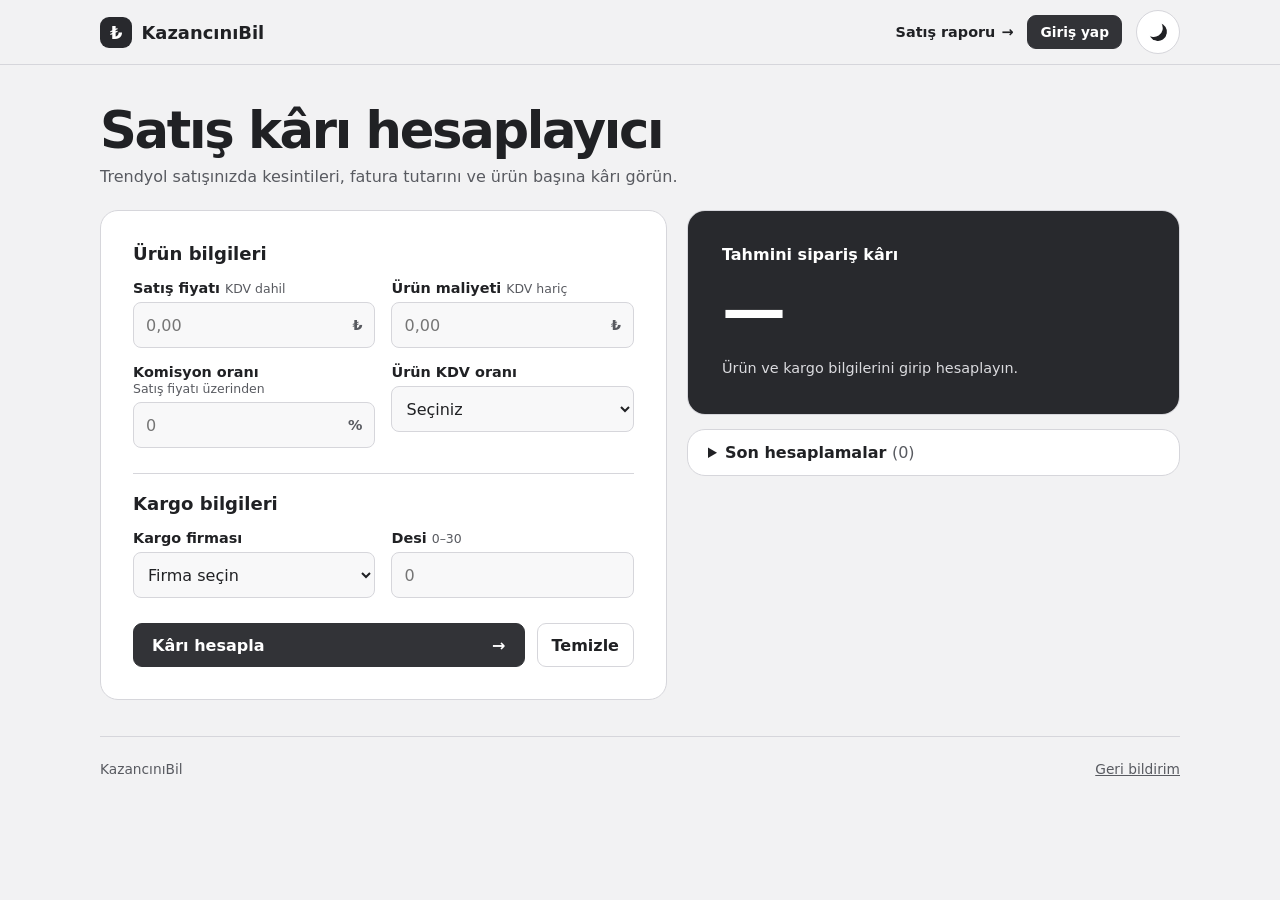
<file: index.html>
<!doctype html>
<html lang="tr" data-page="calculator">
<head>
  <meta charset="utf-8">
  <meta name="viewport" content="width=device-width, initial-scale=1">
  <title>KazancınıBil · Satış kârı hesaplayıcı</title>
  <meta name="application-name" content="KazancınıBil">
  <meta name="apple-mobile-web-app-title" content="KazancınıBil">
  <meta name="description" content="Tek ürün için Trendyol komisyonu, kargo, KDV ve maliyetleriyle tahmini net kârınızı hesaplayın.">
  <link rel="stylesheet" href="/style.css">
  <script src="/site-ui.js"></script>
  <script async src="https://www.googletagmanager.com/gtag/js?id=G-9Q9TKEK0V6"></script>
  <script>
    window.dataLayer = window.dataLayer || [];
    function gtag() { dataLayer.push(arguments); }
    gtag('js', new Date());
    gtag('config', 'G-9Q9TKEK0V6');
  </script>
  <script type="module" src="/app.js"></script>
</head>
<body>
  <header class="top"><div class="wrap bar">
    <a class="brand" href="/"><span class="mark" aria-hidden="true">₺</span> KazancınıBil</a>
    <nav class="tool-nav" aria-label="Araçlar">
      <a class="tool-link" href="/satislar">Satış raporu <span aria-hidden="true">→</span></a>
      <a class="nav-account" id="homeAccount" href="/giris">Giriş yap</a>
      <button type="button" id="theme" aria-label="Koyu tema" aria-pressed="false" title="Koyu temaya geç"><span class="theme-icon" aria-hidden="true"></span></button>
    </nav>
  </div></header>
  <main class="wrap">
    <div class="intro"><h1>Satış kârı hesaplayıcı</h1><p>Trendyol satışınızda kesintileri, fatura tutarını ve ürün başına kârı görün.</p></div>
    <div class="layout">
      <form id="calculatorForm" class="card">
        <fieldset><legend>Ürün bilgileri</legend>
          <div class="fields">
            <label>Satış fiyatı <small>KDV dahil</small><span class="input"><input name="salePrice" type="number" min="0.01" step="0.01" inputmode="decimal" placeholder="0,00" required><span>₺</span></span></label>
            <label>Ürün maliyeti <small>KDV hariç</small><span class="input"><input name="productCost" type="number" min="0" step="0.01" inputmode="decimal" placeholder="0,00" required><span>₺</span></span></label>
            <label>Komisyon oranı <small>Satış fiyatı üzerinden</small><span class="input"><input name="commissionRate" type="number" min="0" max="100" step="0.01" inputmode="decimal" placeholder="0" required><span>%</span></span></label>
            <label>Ürün KDV oranı<select required name="productVatRate"><option value="">Seçiniz</option><option value="1">%0</option><option value="1.01">%1</option><option value="1.10">%10</option><option value="1.20">%20</option></select></label>
          </div>
        </fieldset>
        <fieldset><legend>Kargo bilgileri</legend>
          <div class="fields">
            <label>Kargo firması<select name="shippingCompany" required><option value="">Firma seçin</option></select></label>
            <label>Desi <small>0–30</small><span class="input"><input type="number" name="volumetricWeight" min="0" max="30" step="1" inputmode="numeric" placeholder="0" required></span></label>
          </div>
        </fieldset>
        <div class="actions"><button type="submit" class="primary">Kârı hesapla <span aria-hidden="true">→</span></button><button type="reset">Temizle</button></div>
      </form>
      <div class="right">
        <section id="result" tabindex="-1" aria-labelledby="resultTitle">
          <div class="summary"><h2 id="resultTitle">Tahmini sipariş kârı</h2><p class="amount" id="profit">—</p><p id="context">Ürün ve kargo bilgilerini girip hesaplayın.</p></div>
          <div id="report" hidden>
            <label class="scenario">Teslimat senaryosu<select id="scenario"></select></label>
            <dl class="metrics"><div><dt>Brüt satışa göre marj</dt><dd id="margin"></dd></div><div><dt>Stopaj öncesi ödeme</dt><dd id="deposit"></dd></div><div><dt>Brüt maliyete göre getiri</dt><dd id="roi"></dd></div></dl>
            <details id="detail"><summary>Hesap dökümü</summary><div id="breakdown"></div><p class="note">Ürün alış ve satış KDV oranı aynı kabul edilir. KDV farkı bu siparişe aittir. Ödeme tahminine stopaj ve satıcıya özel kesintiler dahil değildir.</p><p id="tariffDate"></p></details>
          </div>
        </section>
        <details class="history"><summary>Son hesaplamalar <span id="count"></span></summary><div id="history"></div></details>
      </div>
    </div>
  </main>
  <footer class="wrap"><span>KazancınıBil</span><a href="mailto:ersinuluagac@gmail.com?subject=Kâr%20hesaplayıcı">Geri bildirim</a></footer>
</body>
</html>
</file>
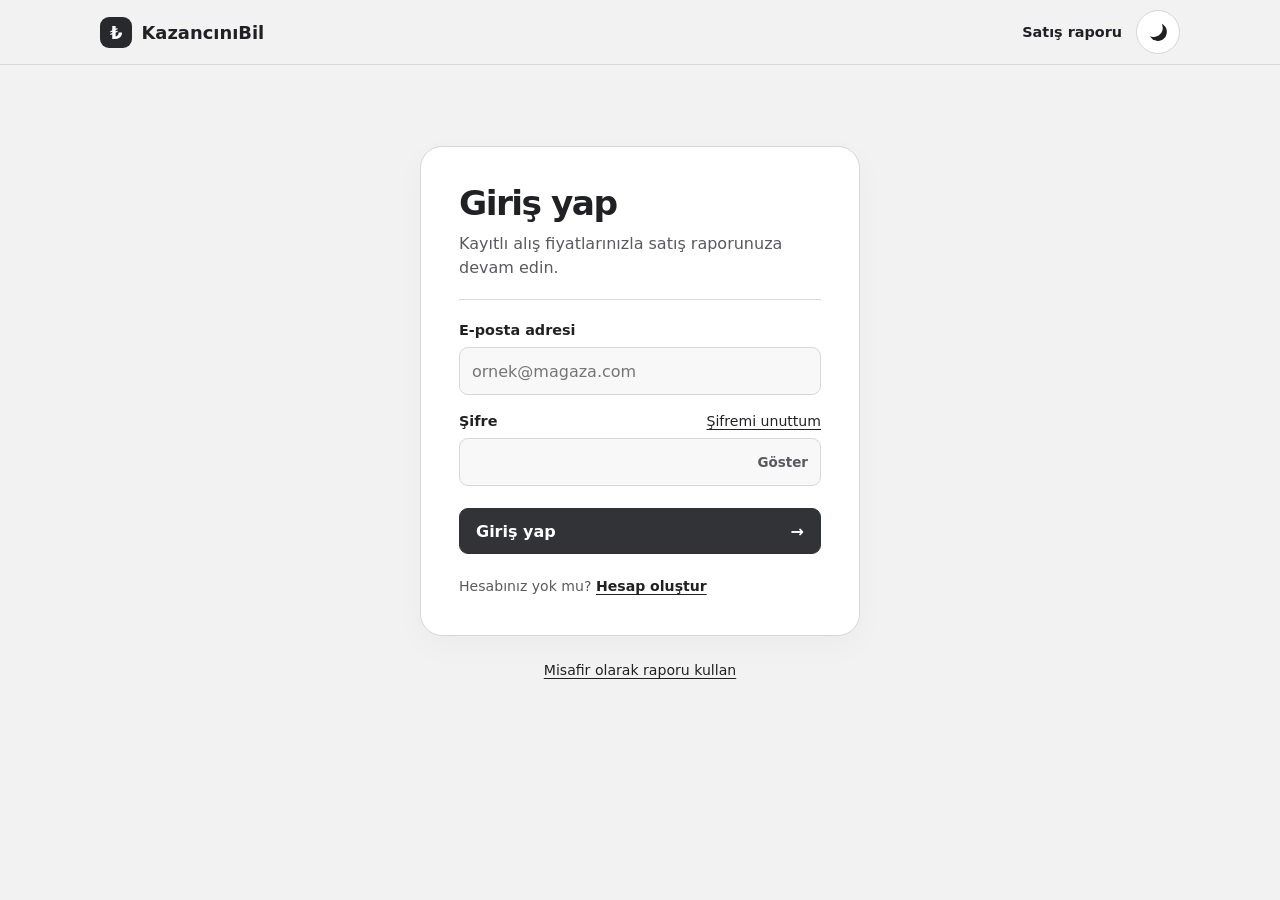
<file: giris.html>
<!doctype html>
<html lang="tr" data-page="giris">
<head>
  <meta charset="utf-8">
  <meta name="viewport" content="width=device-width, initial-scale=1">
  <meta name="description" content="KazancınıBil hesabınıza giriş yaparak kayıtlı alış fiyatlarınızla satış raporunuzu açın.">
  <title>Giriş yap · KazancınıBil</title>
  <link rel="stylesheet" href="/style.css">
  <script src="/site-ui.js"></script>
  <script type="module" src="/auth-page.js"></script>
</head>
<body class="auth-page">
  <header class="top"><div class="wrap bar">
    <a class="brand" href="/"><span class="mark" aria-hidden="true">₺</span> KazancınıBil</a>
    <nav class="tool-nav" aria-label="Araçlar"><a class="tool-link" href="/satislar">Satış raporu</a>
      <button type="button" id="theme" aria-label="Koyu tema" aria-pressed="false" title="Koyu temaya geç"><span class="theme-icon" aria-hidden="true"></span></button></nav>
  </div></header>
  <main class="auth-main">
    <section class="auth-card" aria-labelledby="authTitle">
      <div class="auth-intro">
        <h1 id="authTitle">Giriş yap</h1>
        <p id="authIntro">Kayıtlı alış fiyatlarınızla satış raporunuza devam edin.</p>
      </div>
      <form id="authForm" method="post">
        <fieldset id="authFields" disabled>
          <label for="email">E-posta adresi</label><input id="email" type="email" name="email" autocomplete="username" autocapitalize="none" spellcheck="false" placeholder="ornek@magaza.com" required>
          <div id="passwordField">
            <div class="password-label"><label for="password">Şifre</label><a href="/giris?islem=sifirla" id="forgotPassword">Şifremi unuttum</a></div>
            <div class="password-entry"><input id="password" type="password" name="password" autocomplete="current-password" required>
              <button id="revealPassword" type="button" aria-label="Şifreyi göster" aria-pressed="false">Göster</button></div>
          </div>
          <button type="submit" class="auth-submit" id="authSubmit">Giriş yap<span aria-hidden="true">→</span></button>
        </fieldset>
      </form>
      <p class="auth-feedback" id="authMessage" role="status" aria-live="polite"></p>
      <button class="resend-confirm" id="resendConfirm" type="button" hidden>Doğrulama e-postasını yeniden gönder</button>
      <a class="account-link" href="/satislar" id="continueReport" hidden>Satış raporunu aç</a>
      <p class="auth-alternate" id="alternate">Hesabınız yok mu? <a data-account-route href="/kayit">Hesap oluştur</a></p>
      <noscript><p>Hesap işlemleri için tarayıcınızda JavaScript’i etkinleştirin.</p></noscript>
    </section>
    <a class="guest-return" href="/satislar">Misafir olarak raporu kullan</a>
  </main>
</body>
</html>
</file>
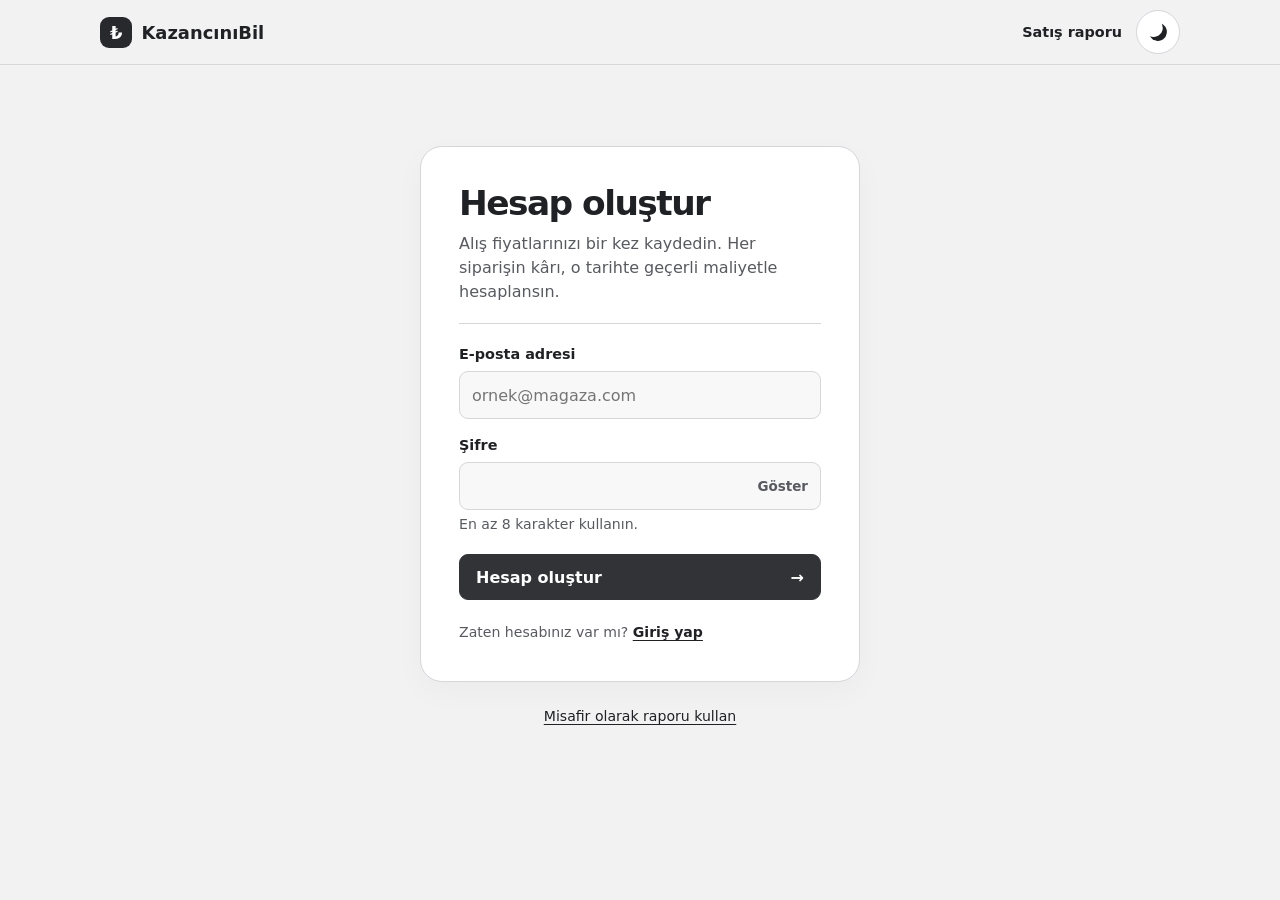
<file: kayit.html>
<!doctype html>
<html lang="tr" data-page="kayit">
<head>
  <meta charset="utf-8">
  <meta name="viewport" content="width=device-width, initial-scale=1">
  <meta name="description" content="KazancınıBil hesabınızı oluşturun ve ürün alış fiyatlarınızı sonraki satış raporlarınızda kullanın.">
  <title>Hesap oluştur · KazancınıBil</title>
  <link rel="stylesheet" href="/style.css">
  <script src="/site-ui.js"></script>
  <script type="module" src="/auth-page.js"></script>
</head>
<body class="auth-page">
  <header class="top"><div class="wrap bar">
    <a class="brand" href="/"><span class="mark" aria-hidden="true">₺</span> KazancınıBil</a>
    <nav class="tool-nav" aria-label="Araçlar"><a class="tool-link" href="/satislar">Satış raporu</a>
      <button type="button" id="theme" aria-label="Koyu tema" aria-pressed="false" title="Koyu temaya geç"><span class="theme-icon" aria-hidden="true"></span></button></nav>
  </div></header>
  <main class="auth-main">
    <section class="auth-card" aria-labelledby="authTitle">
      <div class="auth-intro">
        <h1 id="authTitle">Hesap oluştur</h1>
        <p id="authIntro">Alış fiyatlarınızı bir kez kaydedin. Her siparişin kârı, o tarihte geçerli maliyetle hesaplansın.</p>
      </div>
      <form id="authForm" method="post">
        <fieldset id="authFields" disabled>
          <label for="email">E-posta adresi</label><input id="email" type="email" name="email" autocomplete="username" autocapitalize="none" spellcheck="false" placeholder="ornek@magaza.com" required>
          <div id="passwordField">
            <div class="password-label"><label for="password">Şifre</label></div>
            <div class="password-entry"><input id="password" type="password" name="password" autocomplete="new-password" minlength="8" aria-describedby="passwordHelp" required>
              <button id="revealPassword" type="button" aria-label="Şifreyi göster" aria-pressed="false">Göster</button></div>
            <p class="field-help" id="passwordHelp">En az 8 karakter kullanın.</p>
          </div>
          <button type="submit" class="auth-submit" id="authSubmit">Hesap oluştur<span aria-hidden="true">→</span></button>
        </fieldset>
      </form>
      <p class="auth-feedback" id="authMessage" role="status" aria-live="polite"></p>
      <button class="resend-confirm" id="resendConfirm" type="button" hidden>Doğrulama e-postasını yeniden gönder</button>
      <a class="account-link" href="/satislar" id="continueReport" hidden>Satış raporunu aç</a>
      <p class="auth-alternate" id="alternate">Zaten hesabınız var mı? <a data-account-route href="/giris">Giriş yap</a></p>
      <noscript><p>Hesap işlemleri için tarayıcınızda JavaScript’i etkinleştirin.</p></noscript>
    </section>
    <a class="guest-return" href="/satislar">Misafir olarak raporu kullan</a>
  </main>
</body>
</html>
</file>
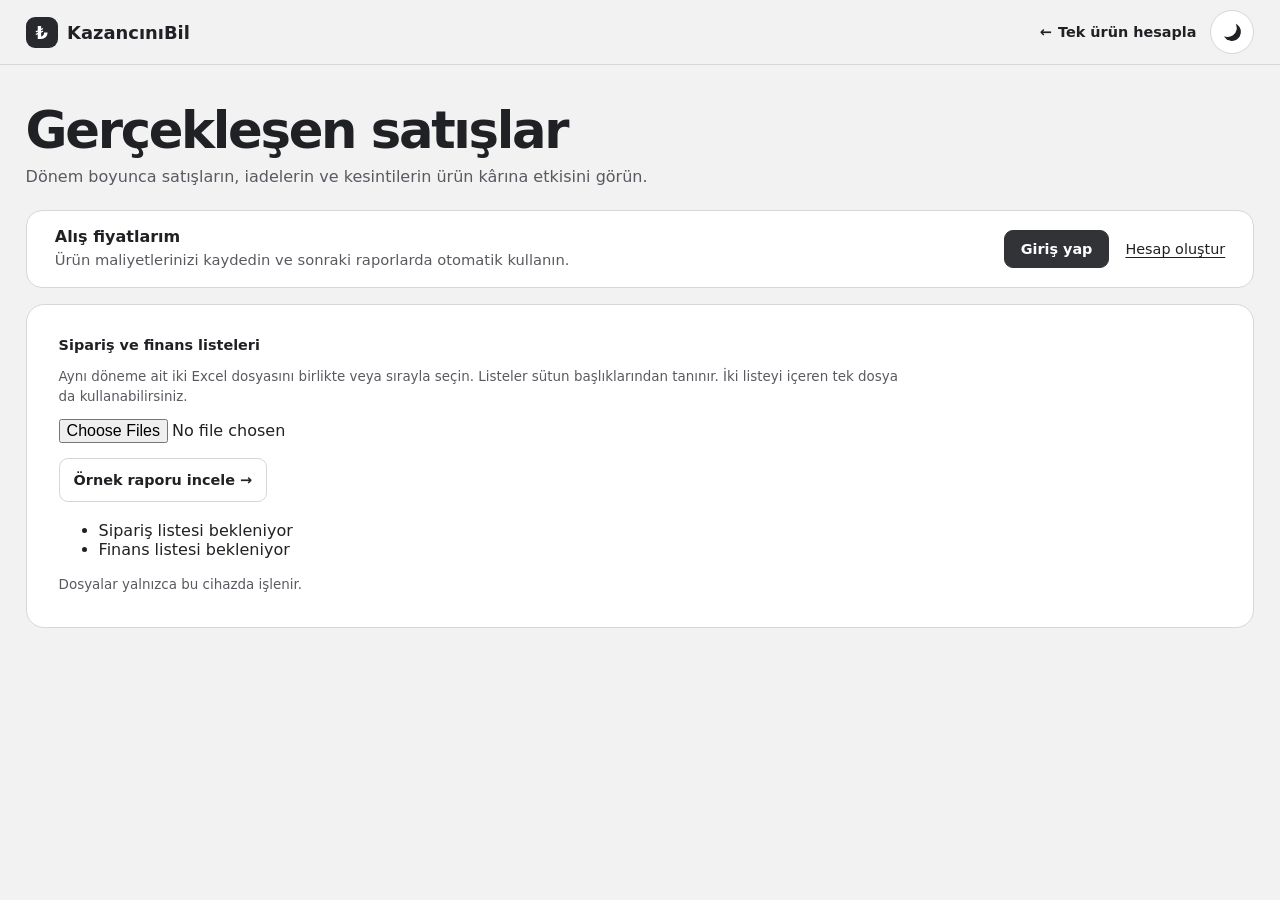
<file: satislar.html>
<!doctype html>
<html lang="tr" data-page="sales">
<head>
  <meta charset="utf-8">
  <meta name="viewport" content="width=device-width, initial-scale=1">
  <title>Gerçekleşen satışlar · KazancınıBil</title>
  <link rel="stylesheet" href="/style.css">
  <script src="/site-ui.js"></script>
  <script defer src="/vendor/xlsx-0.20.3.mini.min.js"></script>
  <script type="module" src="/sales-ui.js"></script>
</head>
<body>
  <header class="top"><div class="wrap bar">
    <a class="brand" href="/"><span class="mark" aria-hidden="true">₺</span> KazancınıBil</a>
    <nav class="tool-nav" aria-label="Araçlar">
      <a class="tool-link" href="/"><span aria-hidden="true">←</span> Tek ürün hesapla</a>
      <button type="button" id="theme" aria-label="Koyu tema" aria-pressed="false" title="Koyu temaya geç"><span class="theme-icon" aria-hidden="true"></span></button>
    </nav>
  </div></header>
  <main class="wrap sales">
    <div class="intro"><h1>Gerçekleşen satışlar</h1><p>Dönem boyunca satışların, iadelerin ve kesintilerin ürün kârına etkisini görün.</p></div>
    <aside id="reportGuest" class="guest-strip" hidden>
      <div><strong>Alış fiyatlarım</strong><p>Ürün maliyetlerinizi kaydedin ve sonraki raporlarda otomatik kullanın.</p></div>
      <div class="guest-links"><a class="account-link" id="reportLogin" href="/giris">Giriş yap</a><a id="reportSignup" href="/kayit">Hesap oluştur</a></div>
      <small id="keepReport" hidden>Raporunuz burada açık kalır. Hesap işlemi yeni sekmede açılır.</small>
    </aside>
    <details class="card account" id="costAccount" hidden>
      <summary id="accountTitle">
        <span class="account-icon" aria-hidden="true"></span>
        <span class="account-heading"><strong>Hesabım</strong><span id="accountCaption"></span></span>
        <span class="account-trigger"><span id="accountAction">Hesabı yönet</span><i aria-hidden="true"></i></span>
      </summary>
      <div id="memberActions" class="auth-actions" hidden>
        <button type="button" id="showSetPassword">Şifre belirle</button>
        <button type="button" id="logout">Çıkış yap</button>
      </div>
      <form id="passwordForm" method="post" hidden>
        <label>Yeni şifre<input type="password" name="password" autocomplete="new-password" required></label>
        <button type="submit" class="auth-primary">Şifreyi kaydet</button>
        <button type="button" id="cancelPassword">Vazgeç</button>
      </form>
      <p id="accountMessage" role="status"></p>
      <p id="priceLoadMessage" role="status"></p><button type="button" id="reloadCosts" hidden>Tekrar yükle</button>
    </details>
    <dialog id="costEditor" class="cost-editor" aria-labelledby="editorTitle">
      <form id="costForm">
        <h2 id="editorTitle">Alış fiyatı kaydet</h2>
        <p id="editorName"></p>
        <label>Ürün kodu<select name="product"></select></label>
        <label>Geçerlilik başlangıcı<input type="date" name="day" required></label>
        <p class="note" id="priceDates"></p>
        <p class="note">Fiyat bu tarihten sonraki ilk fiyat değişikliğine kadar geçerlidir. Aynı tarihi seçerseniz o günün kaydı güncellenir.</p>
        <label>Birim alış (KDV hariç, TL)<input type="number" name="cost" min="0" max="9999999999.99" step="0.01" inputmode="decimal" required></label>
        <label>KDV oranı<select name="vat" required><option value="">Seçin</option><option value="0">%0</option><option value="1">%1</option><option value="10">%10</option><option value="20">%20</option></select></label>
        <p id="editorStatus" role="status"></p>
        <button type="button" id="cancelCost">Vazgeç</button> <button type="submit" class="primary">Kaydet</button>
      </form>
    </dialog>
    <section class="card">
      <label for="file">Sipariş ve finans listeleri</label>
      <p class="note">Aynı döneme ait iki Excel dosyasını birlikte veya sırayla seçin. Listeler sütun başlıklarından tanınır. İki listeyi içeren tek dosya da kullanabilirsiniz.</p>
      <input id="file" type="file" accept=".xlsx" multiple>
      <button id="trySample" type="button" class="sample-link">Örnek raporu incele <span aria-hidden="true">→</span></button>
      <ul aria-label="Seçilen listeler"><li id="productsSource">Sipariş listesi bekleniyor</li><li id="financesSource">Finans listesi bekleniyor</li></ul>
      <button type="button" id="clearFiles" hidden>Listeleri temizle</button>
      <p class="note">Dosyalar yalnızca bu cihazda işlenir.</p>
      <p id="status" role="status"></p>
    </section>
    <section id="results" class="card" hidden>
      <p class="sample-notice" id="sampleNotice" hidden>Örnek rapor · Satışlar ve alış fiyatları temsilidir. Kendi raporunuza geçmek için Excel listelerinizi seçin.</p>
      <h2>Dönem özeti</h2>
      <p class="note">Dönem, finans listesindeki sipariş tarihine göredir. Dosyada iadenin gerçekleştiği tarih bulunmadığı için özet, bu siparişlere dosyada yansıyan iadeleri içerir.</p>
      <dl class="metrics">
        <div><dt>Ürünlere dağıtılan sipariş</dt><dd id="orders"></dd></div>
        <div><dt>Eşleşen ürün adedi <small>(listede görünen)</small></dt><dd id="qty"></dd></div>
        <div><dt>Ürünlere dağıtılan net ödeme</dt><dd id="net"></dd></div>
        <div><dt>Ürünlere dağıtılamayan net tutar</dt><dd id="unmatchedNet"></dd></div>
      </dl>
      <p class="note" id="coverage"></p>
      <h2>Ürün bazında ciro ve kesintiler</h2>
      <label>Gruplama<select id="group"><option value="name">Ürün adına göre</option><option value="sku">Stok koduna göre</option></select></label>
      <p class="note">Net ödeme, iade ve tüm kesintilerden sonra ürüne düşen tutardır. Ciro indirim ve iade öncesidir. Cirodan net ödemeye kadar her sütunda üstte dönem toplamı, altta sipariş edilen adet başına ortalama görünür.</p>
      <label class="tax-toggle"><input id="withholding" type="checkbox"> %1 e-ticaret stopaj tahminini göster</label>
      <p id="taxNote" class="note" hidden>Tevkifat kapsamındaki satıcı için tahmin: KDV hariç faturalanacak tutarın %1’i. Yalnızca Türkiye’de teslim edilmiş, iade veya iptal hareketi olmayan, kart ya da alışveriş kredisiyle ödenmiş satırlar kapsanır. Tahmin net tutardan düşülmez. <a href="https://gib.gov.tr/mevzuat/kanun/433/teblig/6659">GİB açıklaması</a></p>
      <p class="note">Ürün kârını görmek için birim alış fiyatını KDV hariç girin ve ürünün KDV oranını seçin.</p>
      <details class="profit-help"><summary>Toplam kâr ve adet başına kâr nasıl hesaplanır?</summary>
        <p><strong>Bu üründen toplam kâr</strong>, net ödemeden KDV ayrıştırılıp müşteride kalan adetlerin alış maliyeti düşüldüğünde kalan tutardır. İade edilen ürünün yeniden satılabildiği varsayılır.</p>
        <p>İade kargosu belirlenebilen iade ürünlerine, komisyon müşteride kalan ürünlere dağıtılır. Tam iadede komisyon için ürünlerin ilk satış payları kullanılır. Diğer ortak giderler ürünün sepetteki satış payına göre bölünür. Sipariş listesinde görünmeyen iptal satırları ürünün adedine ve iade tutarına eklenmez.</p>
        <p>Kâr tahmininde yurt içi ürün satışındaki ve bilinen hizmet giderlerindeki KDV ayrıştırılır. Yurt dışı satışlar ihracat kabul edilir. Ceza ve diğer giderlerde rapordaki tutar aynen kullanılır. Ürünlere dağıtılamayan net tutar dönem özetinde görünür.</p>
        <p><strong>Satılan adet başına kâr</strong>, ürünün dönem kârının müşteride kalan adede bölünmesidir. Tüm adetler iade edilmişse toplam kârda o ürünün dönem sonucu görünür ve adet başına kâr boş kalır. Kısmi iadede iade adedi belirlenememişse ürünün kârı hesaplanamaz.</p>
      </details>
      <div class="table-scroll" tabindex="0" role="region" aria-label="Ürünlere göre satış, iade, kesinti ve kâr tablosu">
        <table>
          <thead><tr>
            <th scope="col" id="keyTitle">Ürün adı</th>
            <th scope="col">Adet</th>
            <th scope="col">Ciro</th>
            <th scope="col">İade/iptal<small>Tutar</small></th>
            <th scope="col">Gönderi kargosu</th>
            <th scope="col">İade kargosu</th>
            <th scope="col">Komisyon</th>
            <th scope="col">Hizmet bedeli</th>
            <th scope="col">Ceza</th>
            <th scope="col">Net ödeme</th>
            <th scope="col">Birim alış<small>KDV hariç</small></th>
            <th scope="col">KDV</th>
            <th scope="col" id="taxHead" hidden>Stopaj<small>Tahmini</small></th>
            <th scope="col">Satılan adet başına kâr<small>Tahmini</small></th>
            <th scope="col">Bu üründen toplam kâr<small>Dönem tahmini</small></th>
          </tr></thead>
          <tbody id="items"></tbody>
        </table>
      </div>
      <p class="note">“—” tutarın hesaplanamadığını gösterir. Kesinti ve iadelerde finans listesindeki işaret kullanılır.</p>
    </section>
  </main>
</body>
</html>
</file>
<file: style.css>
:root {
  color-scheme: light;
  --calculator-width: min(1080px, calc(100% - 40px));
  --sales-width: min(1920px, calc(100% - clamp(20px, 4vw, 80px)));
  --bg: #f2f2f3;
  --paper: #ffffff;
  --ink: #202124;
  --muted: #585a60;
  --line: #d6d6db;
  --field: #f8f8f9;
  --primary: #323337;
  --on-primary: #fff;
  --hero: #28292d;
  --accent: #ffffff;
  font-family: "DM Sans", system-ui, sans-serif;
}
:root[data-theme="dark"] {
  color-scheme: dark;
  --bg: #191a1d;
  --paper: #242529;
  --ink: #f2f2f4;
  --muted: #bcbcc3;
  --line: #45464c;
  --field: #2c2d32;
  --primary: #e3e3e6;
  --on-primary: #25262a;
  --hero: #17181b;
}
* { box-sizing: border-box; }
[hidden] { display: none !important; }
body { margin: 0; background: var(--bg); color: var(--ink); }
.wrap { width: var(--calculator-width); margin-inline: auto; }
.top { border-bottom: 1px solid var(--line); }
.bar, footer, .actions, .history-item { display: flex; align-items: center; justify-content: space-between; gap: 12px; }
.bar { min-height: 64px; }
[data-page="sales"] .bar, .wrap.sales { width: var(--sales-width); }
@media (prefers-reduced-motion: no-preference) {
  [data-nav-arrival] .bar { animation: nav-arrival 420ms cubic-bezier(.22,.68,.15,1) backwards; }
  [data-page="sales"] .bar { --nav-start: var(--calculator-width); }
  [data-page="calculator"] .bar { --nav-start: var(--sales-width); }
  @keyframes nav-arrival { from { width: var(--nav-start); } }
}
.brand { display: inline-flex; align-items: center; gap: 9px; color: var(--ink); text-decoration: none; font-size: 1.12rem; font-weight: 700; }
.mark { background: var(--hero); color: var(--accent); border-radius: 9px; padding: 5px 10px; }
.intro { margin: 38px 0 24px; }
h1 { font-size: clamp(1.85rem,4.3vw,3.2rem); line-height: 1.08; letter-spacing: -.045em; margin: 0; }
.intro p, footer, #history p { color: var(--muted); }
.intro p { margin: 9px 0 0; }
.layout { display: grid; grid-template-columns: 1.15fr 1fr; gap: 20px; align-items: start; }
.layout > *, .fields > *, input, select { min-width: 0; }
.card, #result, .history { background: var(--paper); border: 1px solid var(--line); border-radius: 18px; }
.card { padding: clamp(18px,3vw,32px); }
fieldset { padding: 0; margin: 0 0 25px; border: 0; min-width: 0; }
fieldset + fieldset { border-top: 1px solid var(--line); padding-top: 19px; }
fieldset + fieldset legend { float: left; width: 100%; }
legend { padding: 0; margin-bottom: 16px; font-size: 1.13rem; font-weight: 700; }
.fields { display: grid; grid-template-columns: 1fr 1fr; gap: 16px; clear: both; }
label { display: block; font-size: .9rem; font-weight: 650; }
small { color: var(--muted); font-weight: 450; font-size: .78rem; white-space: nowrap; }
.input, select { width: 100%; height: 46px; border: 1px solid var(--line); border-radius: 8px; margin-top: 6px; background: var(--field); color: var(--ink); }
.input { display: flex; align-items: center; padding-right: 12px; color: var(--muted); }
input, select, button { font: inherit; }
input, select { font-weight: 450; font-size: 1rem; }
input { color: var(--ink); background: transparent; border: 0; width: 100%; height: 100%; padding-left: 12px; }
select { padding-inline: 10px; }
input:focus { outline: none; }
:focus-visible, .input:focus-within { outline: 3px solid #858894; outline-offset: 2px; }
button { cursor: pointer; min-height: 44px; background: var(--paper); color: var(--ink); border: 1px solid var(--line); padding: 8px 14px; border-radius: 9px; font-weight: 600; }
button:hover { border-color: var(--muted); }
.primary { background: var(--primary); color: var(--on-primary); border-color: var(--primary); flex: 1; display: flex; align-items: center; justify-content: space-between; padding-inline: 18px; }
#result { overflow: hidden; scroll-margin-top: 12px; }
.summary { background: var(--hero); color: #fff; padding: clamp(22px,3vw,34px); }
.summary h2 { margin: 0; font-size: 1rem; font-weight: 550; }
.amount { color: var(--accent); font-size: clamp(2.5rem,5vw,4rem); font-weight: 650; line-height: 1.15; letter-spacing: -.05em; margin: 10px 0; overflow-wrap: anywhere; }
.amount.loss { color: #ffc1ad; }
#context { font-size: .9rem; line-height: 1.5; color: #dbdbdf; margin: 0; }
#report { padding: 20px; container-type: inline-size; }
.scenario { max-width: 100%; }
.metrics { display: grid; grid-template-columns: repeat(3, minmax(0, 1fr)); gap: 8px; margin: 16px 0; }
.metrics > div, .breakdown { border: 1px solid var(--line); border-radius: 10px; background: var(--field); }
.metrics > div { display: flex; flex-direction: column; justify-content: space-between; gap: 6px; padding: 12px; }
.metrics dd { margin: 0; font-size: 1.06rem; overflow-wrap: anywhere; }
@container (max-width: 360px) {
  .metrics { grid-template-columns: 1fr; gap: 6px; }
  .metrics > div { flex-direction: row; align-items: baseline; padding: 10px 12px; }
}
dt { font-size: .84rem; color: var(--muted); }
dd { margin: 4px 0 0; font-weight: 650; font-variant-numeric: tabular-nums; }
summary { cursor: pointer; padding: 13px 0; font-weight: 650; }
#detail { border-top: 1px solid var(--line); }
.note, #tariffDate { color: var(--muted); font-size: .84rem; line-height: 1.5; margin-bottom: 0; }
#theme {
  display: grid; place-items: center; flex: none; width: 44px; height: 44px;
  padding: 0; border-radius: 50%; background: var(--paper);
}
.theme-icon { display: block; width: 18px; height: 18px; border-radius: 50%; box-shadow: inset -5px -3px currentColor; transform: rotate(12deg); }
[data-theme="dark"] .theme-icon {
  width: 10px; height: 10px; border: 1.5px solid currentColor; transform: none;
  box-shadow: 0 -8px 0 -4px currentColor, 0 8px 0 -4px currentColor,
    8px 0 0 -4px currentColor, -8px 0 0 -4px currentColor,
    6px 6px 0 -4px currentColor, -6px -6px 0 -4px currentColor,
    6px -6px 0 -4px currentColor, -6px 6px 0 -4px currentColor;
}
.breakdown { padding: 12px 14px; }
#breakdown { display: grid; gap: 10px; }
.breakdown div { display: flex; justify-content: space-between; align-items: baseline; gap: 8px; padding-block: 5px; }
.breakdown dd { text-align: right; }
.history { margin-top: 14px; padding: 0 20px; }
#count { color: var(--muted); font-weight: 450; }
.history-item { border-top: 1px solid var(--line); padding: 12px 0; }
.history-item small { display: block; margin-top: 4px; white-space: normal; }
footer { border-top: 1px solid var(--line); margin-top: 36px; padding-block: 16px; font-size: .86rem; }
footer a { color: inherit; padding-block: 8px; }
@media (max-width: 760px) {
  .layout { grid-template-columns: 1fr; gap: 16px; }
  .intro { margin: 24px 0 18px; }
  :root { --calculator-width: calc(100% - 28px); }
  .fields { gap: 12px; }
}
@media (max-width: 390px) {
  .fields small { display: block; }
  .fields { align-items: end; }
}
.breakdown h3 { margin: 0 0 8px; font-size: .94rem; }
.breakdown dl { margin: 0; }
.breakdown .subtotal { border-top: 1px solid var(--line); margin-top: 3px; }
.breakdown .subtotal dt { color: var(--ink); font-weight: 650; }
.tool-nav { display: flex; align-items: center; gap: 14px; }
.tool-link {
  display: inline-flex; align-items: center; gap: 6px; min-height: 44px;
  color: var(--ink); font-weight: 600; font-size: .9rem; text-decoration: none;
}
.tool-link:hover { text-decoration: underline; text-underline-offset: 3px; }
.sales {
  padding-bottom: 32px;
  --row-odd: #f6f6f7;
  --row-even: #e1e2e4;
  --table-head: #cdd0d4;
}
:root[data-theme="dark"] .sales { --row-odd: #26272b; --row-even: #37393e; --table-head: #45474d; }
.sales #results { padding: clamp(14px, 1.5vw, 28px); }
.sales .metrics { grid-template-columns: repeat(auto-fit, minmax(min(100%, 200px), 1fr)); }
.sales .note, .sales .profit-help { max-width: 100ch; }
.profit-help { margin-top: 8px; font-size: .9rem; }
.profit-help p { margin: 4px 0 10px; line-height: 1.5; }
.sales .card + .card { margin-top: 16px; }
.sales h2 { font-size: 1.15rem; margin-block: 8px 16px; }
.sales #file { padding: 12px 0; height: auto; }
.sales #file:focus-visible { outline: 2px solid var(--muted); }
.sales #status:empty { display: none; }
.sales .account { margin-bottom: 16px; padding: 0; overflow: clip; }
.account summary {
  display: flex; align-items: center; gap: 14px; padding: 19px clamp(16px, 2vw, 30px);
  list-style: none;
}
.account summary::-webkit-details-marker { display: none; }
.account summary:focus-visible { outline-offset: -4px; border-radius: 16px; }
.account-icon {
  position: relative; flex: 0 0 46px; height: 46px; border-radius: 13px;
  color: var(--on-primary); background: var(--primary);
}
.account-icon::before, .account-icon::after { content: ""; position: absolute; left: 50%; translate: -50% 0; border: 1.6px solid currentColor; }
.account-icon::before { width: 8px; height: 8px; top: 10px; border-radius: 50%; }
.account-icon::after { width: 18px; height: 8px; bottom: 10px; border-radius: 12px 12px 4px 4px; }
.account-heading { min-width: 0; display: grid; gap: 3px; overflow-wrap: anywhere; }
.account-heading strong { font-size: 1.05rem; }
.account-heading #accountCaption { font-size: .9rem; line-height: 1.4; font-weight: 450; color: var(--muted); }
.account-trigger {
  margin-left: auto; flex: none; display: inline-flex; align-items: center; gap: 11px;
  padding: 8px 13px; background: var(--field); border: 1px solid var(--line); border-radius: 20px; font-size: .85rem;
}
.account-trigger i { width: 7px; height: 7px; border: solid currentColor; border-width: 0 1.5px 1.5px 0; transform: translateY(-2px) rotate(45deg); }
.account[open] .account-trigger i { transform: translateY(2px) rotate(225deg); }
.account[open] #accountAction { display: none; }
.account[open] .account-trigger { width: 36px; height: 36px; justify-content: center; padding: 0; }
.account[open] summary { border-bottom: 1px solid var(--line); }
.account #guestAccount, .account #memberActions, .account #passwordForm, .account [role="status"], .account #reloadCosts {
  margin: 16px clamp(16px, 2vw, 30px);
}
.account form { display: flex; align-items: end; flex-wrap: wrap; gap: 14px; margin-top: 16px; }
.account form label { width: min(240px, 100%); }
.account .auth-actions { display: flex; flex-wrap: wrap; align-items: center; gap: 8px; }
.account .auth-primary { color: var(--on-primary); background: var(--primary); border-color: var(--primary); padding-inline: 20px; }
.account .auth-link { background: transparent; border-color: transparent; color: var(--muted); text-decoration: underline; text-underline-offset: 3px; font-size: .9rem; }
.account input:focus-visible { outline: 2px solid var(--muted); outline-offset: 2px; }
.account [role="status"]:empty { display: none; }
@media (max-width: 540px) {
  .account summary { gap: 10px; }
  .account-heading #accountCaption { font-size: .8rem; }
  .account-icon { flex-basis: 36px; height: 40px; border-radius: 10px; }
  .account-icon::before { top: 7px; }
  .account-icon::after { bottom: 7px; }
  .account-trigger { padding: 7px 10px; gap: 7px; white-space: nowrap; }
  .account form { display: grid; }
  .account form label { width: 100%; }
  .account form .auth-actions { justify-content: space-between; }
  .account form .auth-primary { flex: 1; }
}
.account input, .cost-editor input, .cost-editor select {
  display: block; border: 1px solid var(--line); border-radius: 8px; color: var(--ink);
  background: var(--field); height: 44px; padding: 8px 10px; margin-top: 4px; width: 100%;
}
.cost-editor { background: var(--paper); color: var(--ink); border: 1px solid var(--line);
  border-radius: 12px; width: min(400px, 94vw); padding: 20px; max-height: 90vh; overflow: auto; }
.cost-editor::backdrop { background: rgba(0, 0, 0, .5); }
.cost-editor label { margin-block: 10px; }
.cost-editor select { max-width: none; }
.sales .edit-cost { display: block; margin: 4px 0 0 auto; min-height: 36px; padding: 4px 8px; }
.sales #coverage { margin-bottom: 24px; }
.sales select { display: block; max-width: 240px; }
.table-scroll { overflow: auto; margin-top: 14px; border: 1px solid var(--line); border-radius: 10px; }
@media screen {
  .table-scroll { max-height: 80vh; max-height: 80dvh; }
}
.sales table { width: 100%; min-width: 1580px; border-spacing: 0; font-size: .92rem; font-variant-numeric: tabular-nums; }
.sales th, .sales td { padding: 10px 8px; text-align: right; border-bottom: 1px solid var(--line); white-space: nowrap; }
.sales th { position: sticky; top: 0; z-index: 2; background: var(--table-head); white-space: normal; vertical-align: bottom; }
.sales th small { font-weight: 450; }
.sales td { background: var(--row-odd); }
.sales tbody tr:nth-child(even) td { background: var(--row-even); }
.sales td:last-child { font-weight: 700; }
.sales table small { display: block; margin-top: 4px; }
.sales table input, .sales table select { width: 85px; border: 1px solid var(--line); border-radius: 6px; padding: 6px; margin: 0; height: 40px; }
.sales .tax-toggle { display: flex; align-items: center; gap: 8px; margin-top: 16px; }
.sales .tax-toggle input { width: 18px; height: 18px; }
.sales #taxNote a { color: inherit; }
.sales th:first-child, .sales td:first-child { position: sticky; left: 0; z-index: 1; width: clamp(160px, 15vw, 300px); min-width: 160px; white-space: normal; overflow-wrap: anywhere; text-align: left; border-right: 1px solid var(--line); }
.sales th:first-child { z-index: 3; }
@media (max-width: 480px) {
  .sales th:first-child, .sales td:first-child { width: 108px; min-width: 108px; }
  .bar, .tool-nav { gap: 8px; }
  .tool-link { font-size: .85rem; }
  .tool-link span[aria-hidden] { display: none; }
  .sales .metrics { grid-template-columns: 1fr; }
}

/* Account pages and report entry points */
.auth-page { min-height: 100vh; }
.auth-main { width: min(440px, calc(100% - 32px)); margin: clamp(32px, 9vh, 96px) auto 40px; }
.auth-card { background: var(--paper); border: 1px solid var(--line); border-radius: 22px; padding: clamp(24px, 4vw, 38px); box-shadow: 0 10px 32px #00000008; }
.auth-intro { border-bottom: 1px solid var(--line); padding-bottom: 19px; margin-bottom: 22px; }
.auth-intro h1 { font-size: clamp(1.8rem, 5vw, 2.15rem); }
.auth-intro p, .auth-alternate, .guest-strip p { color: var(--muted); line-height: 1.5; }
.auth-intro p { margin: 10px 0 0; }
.auth-card fieldset { display: grid; gap: 9px; margin: 0; }
.auth-card input {
  display: block; width: 100%; height: 48px; border: 1px solid var(--line);
  border-radius: 9px; padding: 0 12px; background: var(--field);
}
.auth-card input:focus-visible { outline: 2px solid var(--muted); outline-offset: 2px; }
.password-label { display: flex; align-items: baseline; justify-content: space-between; gap: 10px; margin: 9px 0; }
.auth-card a, .guest-return, .guest-links a { color: var(--ink); text-underline-offset: 3px; }
.password-label a, .field-help, .guest-return, .auth-alternate, .auth-feedback { font-size: .88rem; }
.password-entry { position: relative; }
.password-entry input { padding-right: 72px; }
.password-entry button { position: absolute; right: 4px; top: 2px; padding-inline: 9px; background: transparent; border: 0; color: var(--muted); font-size: .84rem; }
.field-help { color: var(--muted); margin: 6px 0 0; }
.auth-submit, .account-link, .nav-account {
  display: inline-flex; align-items: center; justify-content: center; gap: 10px;
  background: var(--primary); border: 1px solid var(--primary); color: var(--on-primary); border-radius: 9px;
  padding: 10px 16px; text-decoration: none; font-weight: 650;
}
.auth-submit { margin-top: 13px; min-height: 46px; justify-content: space-between; }
.auth-card fieldset:disabled .auth-submit { opacity: .6; }
.auth-feedback:not(:empty) { margin: 16px 0 0; padding: 12px; border-left: 3px solid var(--muted); background: var(--field); line-height: 1.5; }
.auth-feedback:empty { display: none; }
.auth-alternate { margin: 22px 0 0; }
.auth-alternate a { font-weight: 650; }
.resend-confirm { margin-top: 12px; }
.auth-card .account-link, .guest-links .account-link { color: var(--on-primary); }
.guest-return { display: block; text-align: center; margin-top: 18px; padding: 8px; }
.guest-strip { display: flex; flex-wrap: wrap; align-items: center; justify-content: space-between; gap: 12px; background: var(--paper); border: 1px solid var(--line); border-radius: 16px; padding: 16px clamp(16px, 2.2vw, 30px); margin-bottom: 16px; }
.guest-strip p { margin: 3px 0 0; font-size: .92rem; }
.guest-links { display: flex; align-items: center; gap: 16px; font-size: .9rem; }
.guest-strip small { flex-basis: 100%; white-space: normal; }
.nav-account { padding: 8px 12px; font-size: .86rem; }
.sample-link { margin: 3px 0; font-size: .9rem; }
.sample-notice { margin: 0 0 18px; border-left: 3px solid var(--muted); padding: 10px 14px; background: var(--field); line-height: 1.5; }
@media (max-width: 440px) {
  [data-page="calculator"] .bar { flex-wrap: wrap; padding-block: 6px; }
  [data-page="calculator"] .tool-nav { margin-left: auto; }
  .guest-links { flex-wrap: wrap; }
}
</file>
